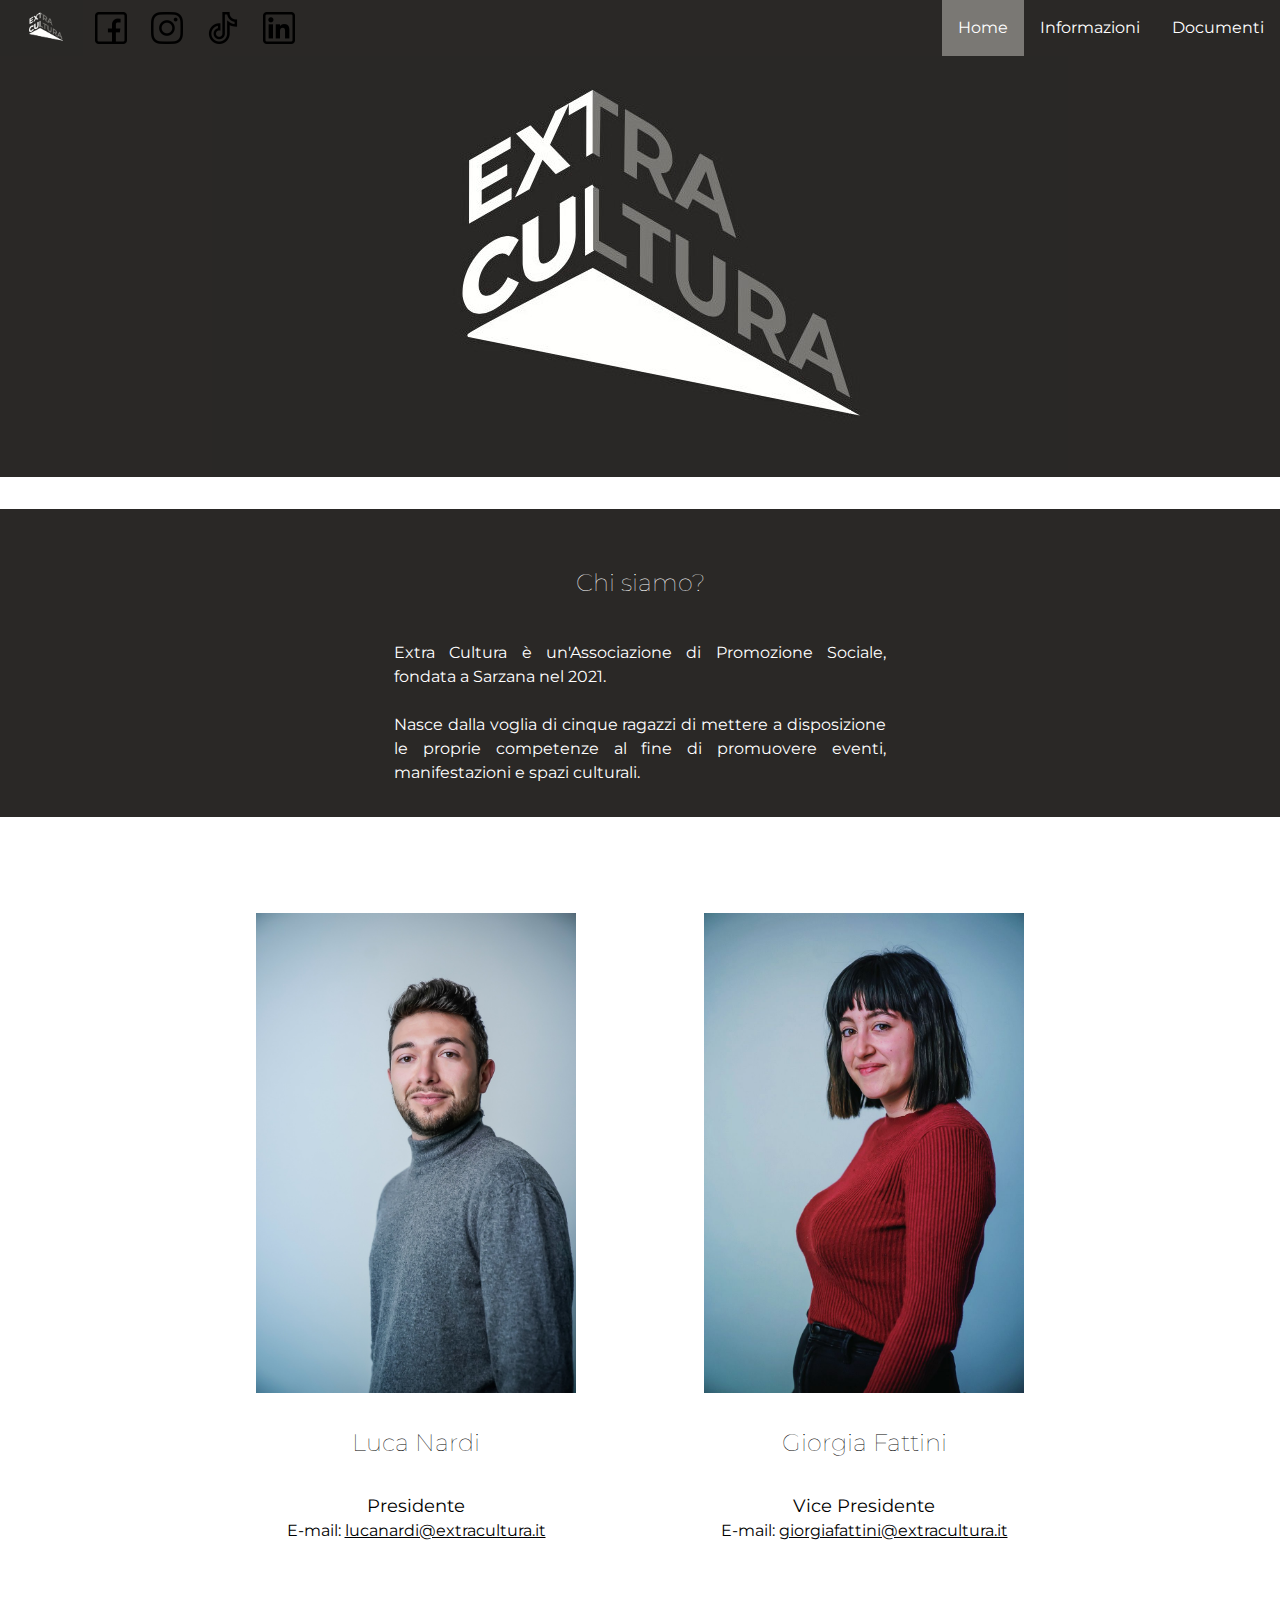
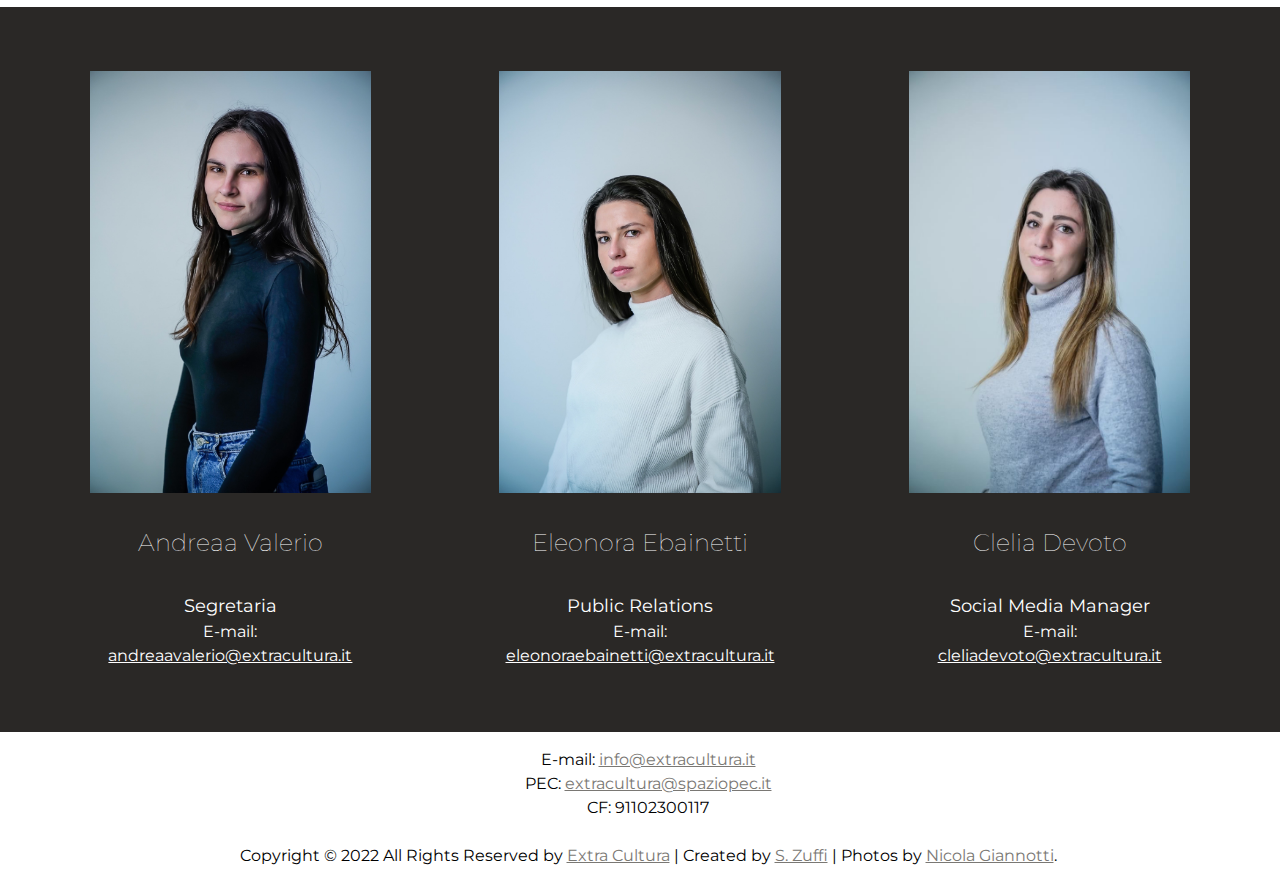
<file: index.html>
<!DOCTYPE html>
<html lang = "it">
    <head>
        <meta charset = "UTF-8">
        <link rel="stylesheet" href="css/style.css">
        <script src="https://code.jquery.com/jquery-3.6.0.min.js" ></script>
        <script src="js/javascript.js"></script>
        <title>Extra Cultura</title>
    </head>
    <body>
        <div class = "sito">
            <ul>
                <div class = "sinistra">
                    <li><a class = "nudo scuro" href="index.html"><img class = "logo_piccolo" src = "img/logo-nero.jpg"/></a></li>
                    <li><a class = "nudo scuro" href="https://www.facebook.com/Extra-Cultura-106975215297984" target="_blank"><img class = "icona" src = "img/facebook.png"/></a></li>
                    <li><a class = "nudo scuro" href="https://www.instagram.com/extracultura/" target="_blank"><img class = "icona" src = "img/instagram.png"/></a></li>
                    <li><a class = "nudo scuro" href="https://vm.tiktok.com/ZMLxF8XFC/" target="_blank"><img class = "icona" src = "img/tik-tok.png"/></a></li>
                    <li><a class = "nudo scuro" href="https://it.linkedin.com/company/extracultura/" target="_blank"><img class = "icona" src = "img/linkedin.png"/></a></li>
                </div>
                <li class = "centro scuro"><img class = "menu_1" src = "img/menu-icon.svg"/></li>
                <div class = "destra scuro">
                    <li><img class = "menu_2" src = "img/menu-icon.svg"/></li>
                    <li><a class="active navbar scuro" href="index.html">Home</a></li>
                    <li><a class = "navbar scuro" href="informazioni.html">Informazioni</a></li>
                    <li><a class = "navbar scuro" href="documenti.html">Documenti</a></li>
                </div>
            </ul>
            <div class = "div_logo scuro">
                <img class = "logo" src = "img/cropped-logo-nero.jpg"/>
            </div>
            <div class = "testo scuro">
                <h2>Chi siamo?</h2>
                <p>
                    Extra Cultura è un'Associazione di Promozione Sociale, fondata a Sarzana nel 2021. <br/><br/>
                    Nasce dalla voglia di cinque ragazzi di mettere a disposizione le proprie competenze al fine di
                    promuovere eventi, manifestazioni e spazi culturali.
                </p>
            </div>
            <div class = "div_persona">
                <div class = "persona due">
                    <div class = "container" id = "container1">
                        <img class = "foto foto_descr" src = "img/nardi.jpg"/>
                        <p class = "descrizione">
                            Luca, sarzanese dal 1997, è Dottore magistrale in Finanza Aziendale e Mercati Finanziari presso
                            l'Università degli Studi di Torino. Attivo nel sociale, svolge volontariato in diverse
                            associazioni del territorio. Molto legato alla città di Sarzana, prende parte al progetto
                            della Consulta Giovani nel 2020 e successivamente viene eletto Consigliere all'interno della
                            Consulta Territoriale di Bradia. Nel 2021 è tra i fondatori dell'Associazione Extra Cultura,
                            dove ricopre la carica di Presidente e Tesoriere.
                        </p>
                        <img id = "info1" class = "info" src = "img/info.png"/>
                    </div>
                    <h2>Luca Nardi</h2>
                    <p class = "carica grande">Presidente</p>
                    <p class = "carica spazio">E-mail:
                        <a class = "testo_link_nero" href="mailto:lucanardi@extracultura.it">lucanardi@extracultura.it</a>
                    </p>
                </div>
                <div class = "persona due">
                    <div class = "container" id = "container2">
                        <img class = "foto foto_descr" src = "img/fattini.jpg"/>
                        <p class = "descrizione">
                            Giorgia, 25 anni. Sarzanese dalla nascita, cresce per le vie del centro storico, imparando a
                            conoscere Sarzana, la sua storia e la sua popolazione. Visto il carattere impulsivo ed
                            estroverso, decide di intraprendere studi giuridici, conseguendo ad ottobre 2021 la laurea in
                            Scienze Giuridiche per l'Impresa. Attualmente membro del Consiglio Direttivo della Consulta
                            Giovani di Sarzana, è attenta alle dinamiche giovanili e ai loro problemi, impegnandosi per far
                            sì che vengano dedicati ai giovani spazi e occasioni di accrescimento personale. A dicembre
                            2021 fonda Extra Cultura, in qualità di vicepresidente.
                        </p>
                        <img id = "info2" class = "info" src = "img/info.png"/>
                    </div>
                    <h2>Giorgia Fattini</h2>
                    <p class = "carica grande">Vice Presidente</p>
                    <p class = "carica spazio">E-mail:
                        <a class = "testo_link_nero" href="mailto:giorgiafattini@extracultura.it">giorgiafattini@extracultura.it</a>
                    </p>
                </div>
            </div>
            <div class = "div_persona scuro">
                <div class = "persona tre">
                    <div class = "container" id = "container3">
                        <img class = "foto" src = "img/valerio.jpg"/>
                        <p class = "descrizione piccola">
                            Andreaa nasce a La Spezia il 19 febbraio 1998, ma trascorre tutto il suo tempo, sin dai primi
                            anni di vita, nel centro storico di Sarzana. Nel 2022 consegue il titolo di Dottoressa
                            Magistrale in Giurisprudenza, presso l'Università degli Studi di Pisa, con un lavoro di tesi
                            sperimentale in diritto penale, materia che la appassiona da sempre. Oltre alla carriera
                            accademica, Andreaa ha numerose passioni: ama fare attività all'aria aperta ed in contatto con
                            la natura - tanto che ha svolto attività di volontariato presso il Canile Municipale di La
                            Spezia; inoltre, è anche attiva nel sociale, prendendo parte al progetto della Consulta Giovani
                            di Sarzana sin dalla sua creazione, nel 2020. Nel dicembre 2021 fonda l'Associazione Extra
                            Cultura, per la quale svolge attualmente il ruolo di Segretaria e Consulente Legale.
                        </p>
                        <img id = "info3" class = "info" src = "img/info.png"/>
                    </div>
                    <h2>Andreaa Valerio</h2>
                    <p class = "carica grande">Segretaria</p>
                    <p class = "carica spazio">E-mail:
                        <a class = "testo_link" href="mailto:andreaavalerio@extracultura.it">andreaavalerio@extracultura.it</a>
                    </p>
                </div>
                <div class = "persona tre">
                    <div class = "container" id = "container4">
                        <img class = "foto" src = "img/ebainetti.jpg"/>
                        <p class = "descrizione piccola">
                            Eleonora, nata e cresciuta a Sarzana, è Dottoressa in Psicologia dello Sviluppo e
                            dell'Educazione e laureanda in Psicologia Clinica e di Comunità presso l'Università Pontificia
                            Salesiana. Da sempre attiva in ambito di volontariato, data la propensione ad aiutare il
                            prossimo, esperisce la progettazione ed organizzazione di eventi in diversi ambiti culturali: a
                            partire dagli studi accademici nel corso Extended National Diploma in chitarra, fino
                            all'elezione come membro del Consiglio Direttivo della Consulta Giovani di Sarzana e membro
                            della Consulta Territoriale di Nave. Nel 2021 fonda e prende parte al Direttivo
                            dell'Associazione Extra Cultura, dove ad oggi è incaricata alla pubbliche relazioni.
                        </p>
                        <img id = "info4" class = "info" src = "img/info.png"/>
                    </div>
                    <h2>Eleonora Ebainetti</h2>
                    <p class = "carica grande">Public Relations</p>
                    <p class = "carica spazio">E-mail:
                        <a class = "testo_link" href="mailto:eleonoraebainetti@extracultura.it">eleonoraebainetti@extracultura.it</a>
                    </p>
                </div>
                <div class = "persona tre">
                    <div class = "container" id = "container5">
                        <img class = "foto" src = "img/devoto.jpg"/>
                        <p class = "descrizione piccola">
                            Clelia nasce a Sarzana il 22 luglio 1996. È laureata in Psicologia ed è appassionata del
                            rapporto mente e corpo. È determinata nell'aiutare le persone e supportarle attraverso la
                            parola. Ambizione, determinazione e serietà la accompagnano in ogni sfida. Da sempre
                            interessata alle difficoltà dei cittadini e della sua città, decide di entrare nella Consulta
                            Giovani e nella Consulta Territoriale del Centro Storico in qualità di vicepresidente. Le sue
                            intenzioni sono sensibilizzare il maggior numero dei cittadini e dare spazio ad eventi
                            culturali per incrementare il turismo. Nel 2021 fonda l'Associazione Extra Cultura con il
                            ruolo di Social Media Manager.
                        </p>
                        <img id = "info5" class = "info" src = "img/info.png"/>
                    </div>
                    <h2>Clelia Devoto</h2>
                    <p class = "carica grande">Social Media Manager</p>
                    <p class = "carica spazio">E-mail:
                        <a class = "testo_link" href="mailto:cleliadevoto@extracultura.it">cleliadevoto@extracultura.it</a>
                    </p>
                </div>
            </div>
            <div class = "footer">
                <p class = "p_footer">
                    E-mail: <a class = "footer_link" href="mailto:info@extracultura.it">info@extracultura.it</a><br/>
                    PEC: <a class = "footer_link" href="mailto:extracultura@spaziopec.it">extracultura@spaziopec.it</a><br/>
                    CF: 91102300117 <br/><br/>
                    Copyright © 2022 All Rights Reserved by
                    <a class = "footer_link" href="https://it.linkedin.com/company/extracultura/" target="_blank">Extra Cultura</a> | Created by
                    <a class = "footer_link" href="https://www.linkedin.com/in/sofiazuffi/" target="_blank">S. Zuffi</a> | Photos by
                    <a class = "footer_link" href="https://www.instagram.com/nicolagiannotti.com_/" target="_blank">Nicola Giannotti</a>.
                </p>
            </div>
        </div>
    </body>
</html>
</file>
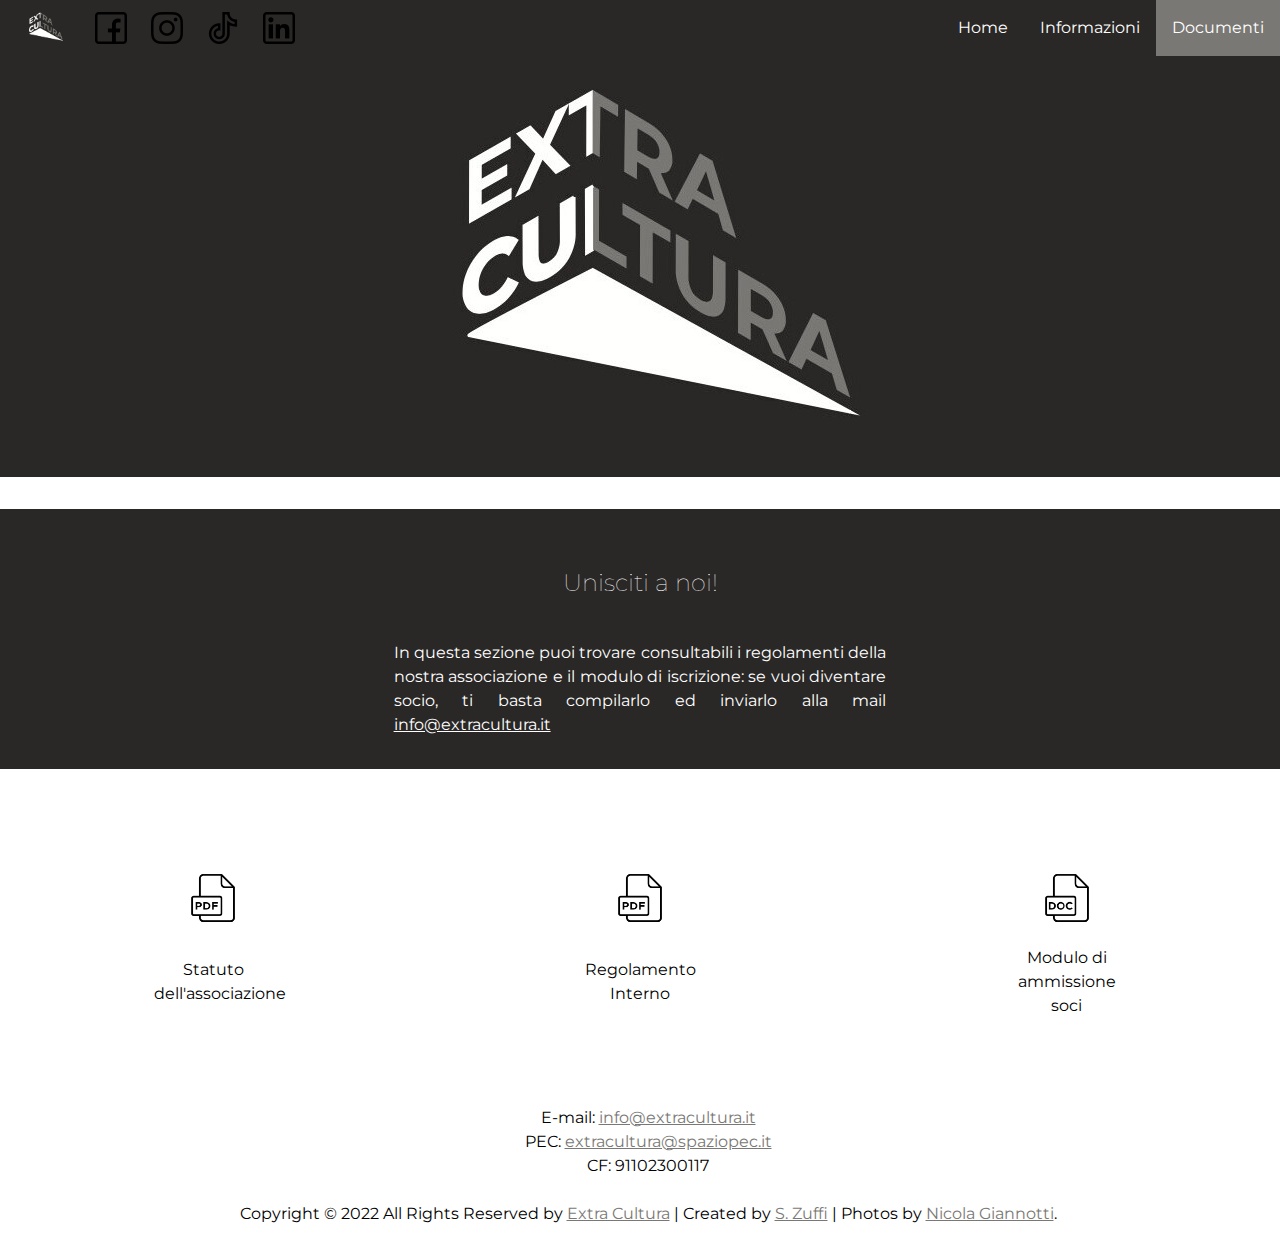
<file: documenti.html>
<!DOCTYPE html>
<html lang = "it">
    <head>
        <meta charset = "UTF-8">
        <link rel="stylesheet" href="css/style.css">
        <script src="https://code.jquery.com/jquery-3.6.0.min.js" ></script>
        <script src="js/javascript.js"></script>
        <title>Extra Cultura | Documenti</title>
    </head>
    <body>
        <div class = "sito">
            <ul>
                <div class = "sinistra">
                    <li><a class = "nudo scuro" href="index.html"><img class = "logo_piccolo" src = "img/logo-nero.jpg"/></a></li>
                    <li><a class = "nudo scuro" href="https://www.facebook.com/Extra-Cultura-106975215297984" target="_blank"><img class = "icona" src = "img/facebook.png"/></a></li>
                    <li><a class = "nudo scuro" href="https://www.instagram.com/extracultura/" target="_blank"><img class = "icona" src = "img/instagram.png"/></a></li>
                    <li><a class = "nudo scuro" href="https://vm.tiktok.com/ZMLxF8XFC/" target="_blank"><img class = "icona" src = "img/tik-tok.png"/></a></li>
                    <li><a class = "nudo scuro" href="https://it.linkedin.com/company/extracultura/" target="_blank"><img class = "icona" src = "img/linkedin.png"/></a></li>
                </div>
                <li class = "centro scuro"><img class = "menu_1" src = "img/menu-icon.svg"/></li>
                <div class = "destra scuro">
                    <li><img class = "menu_2" src = "img/menu-icon.svg"/></li>
                    <li><a class = "navbar scuro" href="index.html">Home</a></li>
                    <li><a class = "navbar scuro" href="informazioni.html">Informazioni</a></li>
                    <li><a class = "active navbar scuro" href="documenti.html">Documenti</a></li>
                </div>
            </ul>
            <div class = "div_logo scuro">
                <img class = "logo" src = "img/cropped-logo-nero.jpg"/>
            </div>
            <div class = "testo scuro">
                <h2>Unisciti a noi!</h2>
                <p>
                    In questa sezione puoi trovare consultabili i regolamenti della nostra associazione e il modulo di
                    iscrizione: se vuoi diventare socio, ti basta compilarlo ed inviarlo alla mail
                    <a class = "testo_link" href="mailto:info@extracultura.it">info@extracultura.it</a>
                </p>
            </div>
            <div class = "div_persona chiaro">
                <div class = "persona">
                    <a href="documenti/Statuto_Extra_Cultura.pdf" download="" target="_blank"><img class = "tre" src = "img/pdf.png"/></a>
                    <p>Statuto dell'associazione</p>
                </div>
                <div class = "persona">
                    <a href="documenti/Regolamento_Interno_Extra.pdf" download="" target="_blank"><img class = "tre" src = "img/pdf.png"/></a>
                    <p>Regolamento Interno</p>
                </div>
                <div class = "persona">
                    <a href="documenti/Ammissione_Socio.docx" download="" target="_blank"><img class = "tre" src = "img/doc.png"/></a>
                    <p>Modulo di ammissione soci</p>
                </div>
            </div>
            <div class = "footer">
                <p class = "p_footer">
                    E-mail: <a class = "footer_link" href="mailto:info@extracultura.it">info@extracultura.it</a><br/>
                    PEC: <a class = "footer_link" href="mailto:extracultura@spaziopec.it">extracultura@spaziopec.it</a><br/>
                    CF: 91102300117 <br/><br/>
                    Copyright © 2022 All Rights Reserved by
                    <a class = "footer_link" href="https://it.linkedin.com/company/extracultura/" target="_blank">Extra Cultura</a> | Created by
                    <a class = "footer_link" href="https://www.linkedin.com/in/sofiazuffi/" target="_blank">S. Zuffi</a> | Photos by
                    <a class = "footer_link" href="https://www.instagram.com/nicolagiannotti.com_/" target="_blank">Nicola Giannotti</a>.
                </p>
            </div>
        </div>
    </body>
</html>
</file>
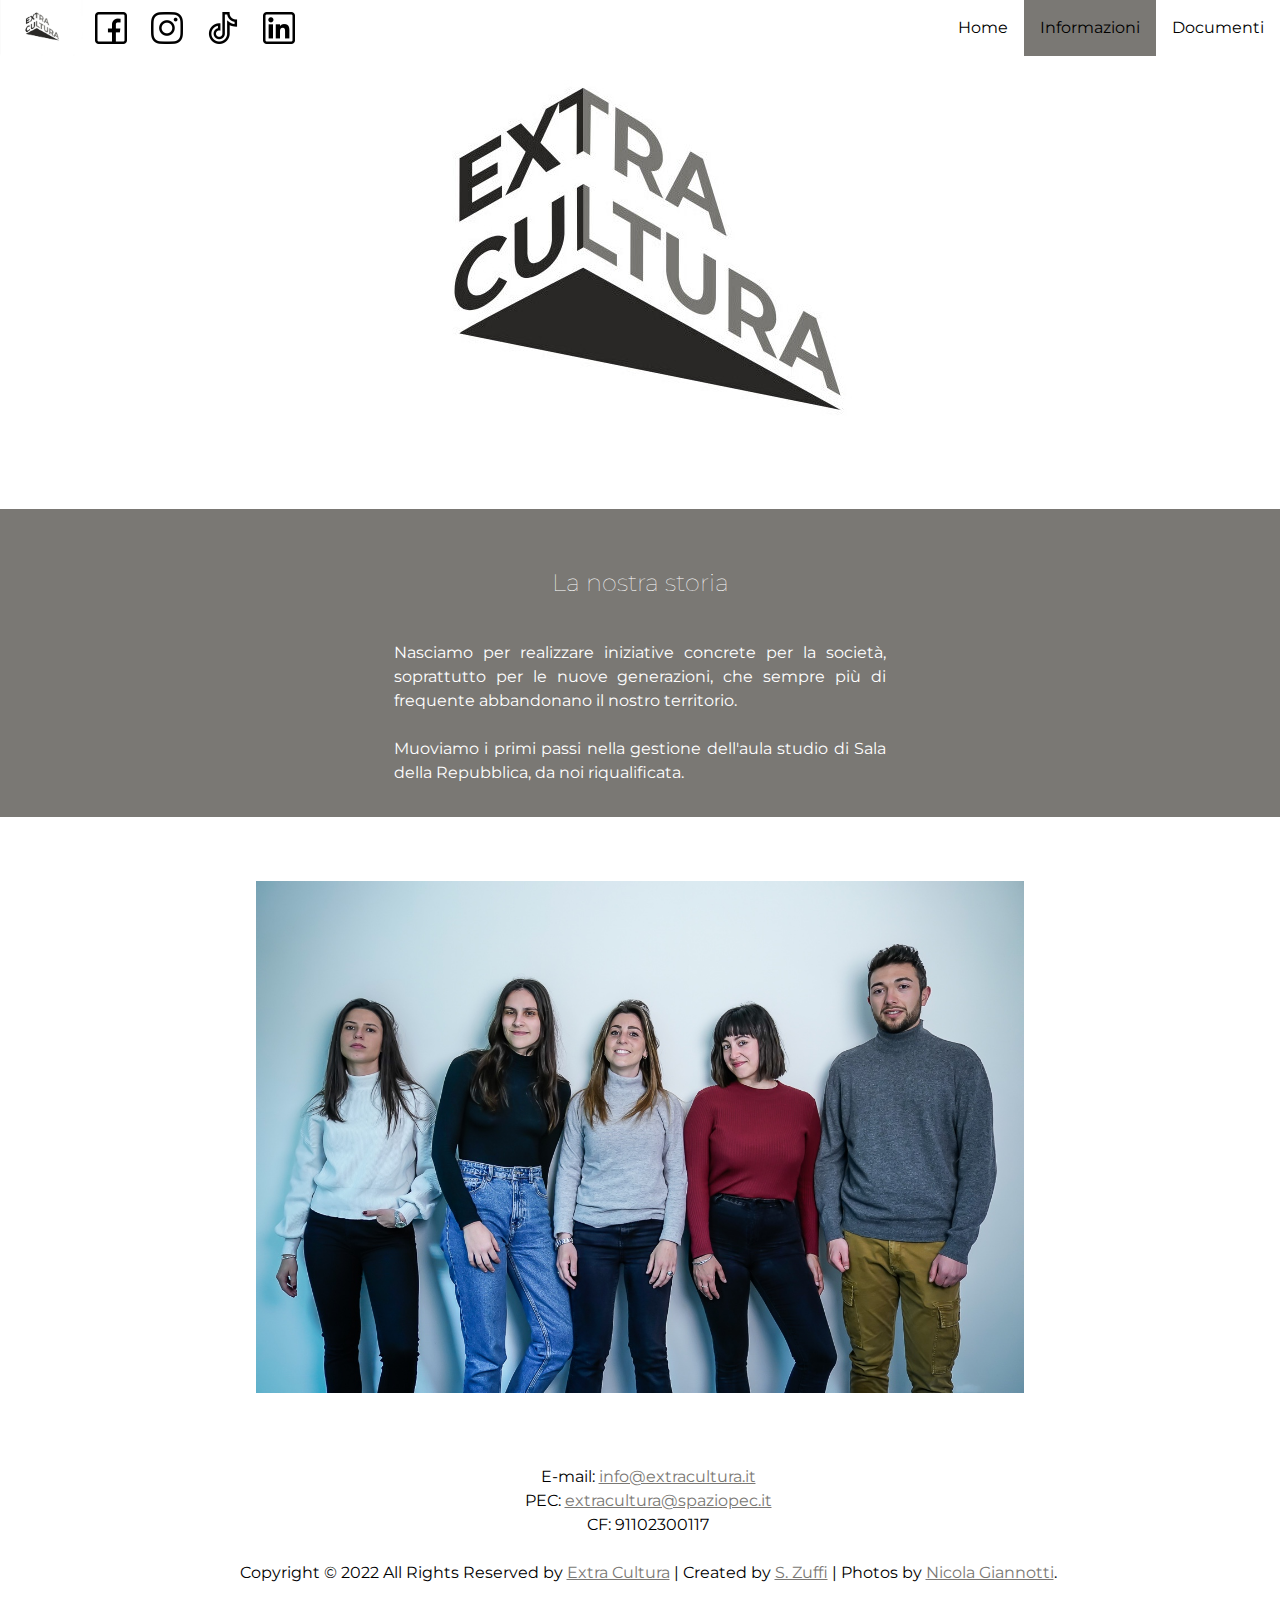
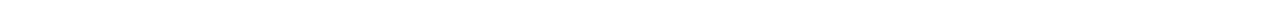
<file: informazioni.html>
<!DOCTYPE html>
<html lang = "it">
    <head>
        <meta charset = "UTF-8">
        <link rel="stylesheet" href="css/style.css">
        <script src="https://code.jquery.com/jquery-3.6.0.min.js" ></script>
        <script src="js/javascript.js"></script>
        <title>Extra Cultura | Informazioni</title>
    </head>
    <body>
        <div class = "sito">
            <ul>
                <div class = "sinistra">
                    <li><a class = "nudo scuro" href="index.html"><img class = "logo_piccolo" src = "img/logo-bianco.jpg"/></a></li>
                    <li><a class = "nudo chiaro" href="https://www.facebook.com/Extra-Cultura-106975215297984" target="_blank"><img class = "icona" src = "img/facebook.png"/></a></li>
                    <li><a class = "nudo chiaro" href="https://www.instagram.com/extracultura/" target="_blank"><img class = "icona" src = "img/instagram.png"/></a></li>
                    <li><a class = "nudo chiaro" href="https://vm.tiktok.com/ZMLxF8XFC/" target="_blank"><img class = "icona" src = "img/tik-tok.png"/></a></li>
                    <li><a class = "nudo chiaro" href="https://it.linkedin.com/company/extracultura/" target="_blank"><img class = "icona" src = "img/linkedin.png"/></a></li>
                </div>
                <li class = "centro chiaro"><img class = "menu_1" src = "img/menu-icon.svg"/></li>
                <div class = "destra chiaro">
                    <li><img class = "menu_2" src = "img/menu-icon.svg"/></li>
                    <li><a class = "chiaro navbar" href="index.html">Home</a></li>
                    <li><a class = "active chiaro navbar" href="informazioni.html">Informazioni</a></li>
                    <li><a class = "chiaro navbar" href="documenti.html">Documenti</a></li>
                </div>
            </ul>
            <div class = "div_logo">
                <img class = "logo" src = "img/cropped-logo-bianco.jpg"/>
            </div>
            <div class = "testo marrone">
                <h2>La nostra storia</h2>
                <p>
                    Nasciamo per realizzare iniziative concrete per la società, soprattutto per le nuove generazioni, che
                    sempre più di frequente abbandonano il nostro territorio. <br/><br/>
                    Muoviamo i primi passi nella gestione dell'aula studio di Sala della Repubblica, da noi riqualificata.
                </p>
            </div>
            <div class = "div_persona slideshow">
                <img class = "foto slide" src = "img/seria.jpg"/>
                <img class = "foto slide" src = "img/allegra.jpg"/>
            </div>
            <div class = "footer">
                <p class = "p_footer">
                    E-mail: <a class = "footer_link" href="mailto:info@extracultura.it">info@extracultura.it</a><br/>
                    PEC: <a class = "footer_link" href="mailto:extracultura@spaziopec.it">extracultura@spaziopec.it</a><br/>
                    CF: 91102300117 <br/><br/>
                    Copyright © 2022 All Rights Reserved by
                    <a class = "footer_link" href="https://it.linkedin.com/company/extracultura/" target="_blank">Extra Cultura</a> | Created by
                    <a class = "footer_link" href="https://www.linkedin.com/in/sofiazuffi/" target="_blank">S. Zuffi</a> | Photos by
                    <a class = "footer_link" href="https://www.instagram.com/nicolagiannotti.com_/" target="_blank">Nicola Giannotti</a>.
                </p>
            </div>
        </div>
    </body>
</html>
</file>
<file: css/style.css>
@import url('https://fonts.googleapis.com/css2?family=Montserrat&display=swap');

body {
    border: 0;
    font-family: "Montserrat", sans-serif;
    font-size: 1em;
    line-height: 1.5;
    margin: 0;
    overflow-x: hidden;
}

.sito {
    overflow-x: hidden;
}

/* colori */
.scuro {
    background-color: #2a2826;
    color: white;
}

.chiaro {
    background-color: white;
    color: black;
}

.marrone {
    background-color: #7a7874;
    color: white;
}

/* navbar */
ul {
    display: flex;
    flex-wrap: nowrap;
    justify-content: space-between;
    list-style-type: none;
    margin: 0;
    overflow: hidden;
    padding: 0;
    position: fixed;
    top: 0;
    width: 100%;
    z-index: 100;
}

li a {
    display: block;
    padding: 1em 1em;
    text-align: center;
    text-decoration: none;
}

.sinistra {
    align-items: flex-start;
    align-content: flex-start;
    display: flex;
    justify-content: flex-start;
    z-index: 101;
}

.destra {
    display: flex;
    justify-content: flex-end;
    width: 100%;
    z-index: 101;
}

.centro {
    width: 100%;
    z-index: 101;
}

.logo_piccolo {
    display: block;
    width: 5.2em;
}

.nudo {
    margin: 0;
    padding: 0;
}

.icona {
    display: block;
    padding: 0.75em;
    width: 2em;
}

.menu_1, .menu_2 {
    display: block;
    float: right;
    padding: 1em 1em;
    width: 1.8em;
}

.menu_1:hover, .menu_2:hover {
    background-color: #7a7874;
    cursor: pointer;
}

.navbar:hover, .icona:hover, .active {
    background-color: #7a7874;
}

/* fascia logo */
.div_logo {
    display: flex;
    justify-content: center;
    padding-top: 2em;
}

/* testo */
.testo {
    display: flex;
    flex-direction: column;
    justify-content: center;
    margin-bottom: 2em;
    margin-top: 2em;
    padding: 1.5em;
    text-align: justify;
}

.carica {
    margin: 0;
    padding: 0;
    width: 100%;
}

.grande {
    font-size: 1.1em;
}

h2 {
    font-weight: lighter;
    padding: 0.5em;
    text-align: center;
}

p {
    margin: auto;
    padding: 0.5em;
    width: 40%;
}

.testo_link {
    color: white;
    text-decoration: underline;
}

.testo_link_nero {
    color: black;
    text-decoration: underline;
}

/* immagini */
.div_persona {
    display: flex;
    justify-content: center;
}

.persona {
    display: flex;
    flex-direction: column;
    margin: 5%;
    text-align: center;
}

.due {
    width: 25%;
}

.tre {
    width: 22%;
}

.foto {
    width: 100%;
}

.container {
    display: flex;
    position: relative;
}

.descrizione {
    display: none;
    font-size: 1.1vw;
    left: 50%; /* position the left edge of the element at the middle of the parent */
    margin: auto;
    padding: 0;
    position: absolute;
    text-align: justify;
    top: 50%;  /* position the top  edge of the element at the middle of the parent */
    transform: translate(-50%, -50%); /* This is a shorthand of translateX(-50%) and translateY(-50%) */
    width: 85%;
}

.piccola {
    font-size: 0.9vw;
}

.info {
    cursor: pointer;
    filter: invert(12%) sepia(16%) saturate(230%) hue-rotate(349deg) brightness(96%) contrast(89%);
    margin: 0;
    padding: 1%;
    position: absolute;
    width: 15%;
}

.info:hover {
    filter: invert(50%) sepia(6%) saturate(243%) hue-rotate(2deg) brightness(93%) contrast(94%);
}

.slideshow {
    margin: 5% 20% 5% 20%;
}

.slide {
    display: none;
}

/* footer */
.p_footer {
    width: 100%;
}

.footer {
    margin-bottom: 1em;
    margin-top: 0.5em;
    text-align: center;
}

.footer_link {
    color: #7a7874 !important;
    text-decoration: underline;
}

.footer_link:hover, .testo_link:hover {
    text-decoration: none;
}

/* media queries mobile */
/* sotto 912px i paragrafi prendono più spazio, il logo si abbassa e prende più spazio */
@media screen and (max-device-width: 912px) {
    p {
        width: 80%;
    }

    .div_logo {
        padding-top: 4em;
    }

    .logo {
        width: 90%;
    }

    .slideshow {
        margin: 5%;
    }

    .p_footer {
        font-size: 0.7em;
        width: 90%;
    }
}

/* sotto i 651 px il menu delle pagine collassa e appare un pulsante */
@media screen and (max-device-width: 651px) {
    .destra {
        display: none;
        flex-direction: column;
    }

    .descrizione {
        font-size: 1em;
    }
}

/* sopra i 650px il pulsante scompare e riappare il menu */
@media screen and (min-device-width: 650px) {
    .menu_1 {
        display: none !important;
    }

    .menu_2 {
        display: none !important;
    }

    .destra {
        display: flex !important;
    }

    .info {
        display: none;
    }
}

/* sotto i 500px le foto si dispongono su una colonna sola */
@media screen and (max-device-width: 500px) {
    body {
        font-size: 2em;
    }

    .div_persona {
        flex-direction: column;
        padding-bottom: 1em;
        padding-top: 1em;
    }

    .persona {
        margin: 5% 10% 0 10%;
        width: 80%;
    }

    .spazio {
        margin-bottom: 10%;
    }
}
</file>
